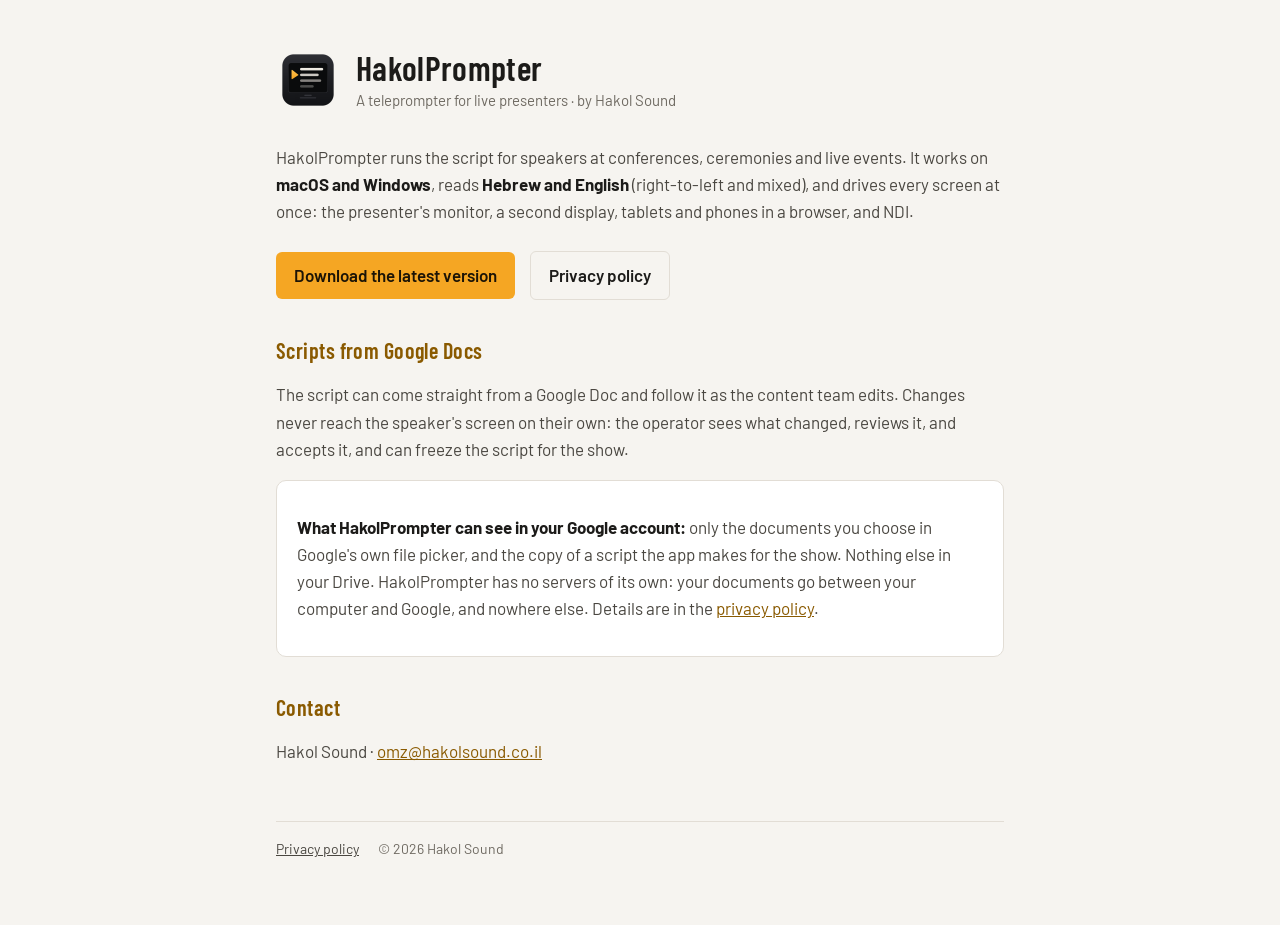
<file: index.html>
<!doctype html>
<html lang="en">
  <head>
    <meta charset="utf-8" />
    <meta name="viewport" content="width=device-width, initial-scale=1" />
    <title>HakolPrompter</title>
    <meta name="description" content="HakolPrompter by Hakol Sound: a teleprompter for live presenters, for macOS and Windows, with Hebrew and Google Docs support." />
    <link rel="icon" href="icon.png" />
    <link rel="preconnect" href="https://fonts.googleapis.com" />
    <link href="https://fonts.googleapis.com/css2?family=Barlow:wght@400;600&family=Barlow+Condensed:wght@600&display=swap" rel="stylesheet" />
    <link rel="stylesheet" href="style.css" />
  </head>
  <body>
    <main>
      <header class="top">
        <img src="icon.png" alt="" />
        <div>
          <h1>HakolPrompter</h1>
          <div class="by">A teleprompter for live presenters · by Hakol Sound</div>
        </div>
      </header>

      <p>
        HakolPrompter runs the script for speakers at conferences, ceremonies and live events. It works on <strong>macOS and Windows</strong>, reads
        <strong>Hebrew and English</strong> (right-to-left and mixed), and drives every screen at once: the presenter's monitor, a second display,
        tablets and phones in a browser, and NDI.
      </p>
      <a class="btn" href="https://github.com/omz-commits/hakol-prompter-releases/releases/latest">Download the latest version</a>
      <a class="btn quiet" href="privacy.html">Privacy policy</a>

      <h2>Scripts from Google Docs</h2>
      <p>
        The script can come straight from a Google Doc and follow it as the content team edits. Changes never reach the speaker's screen on their own: the operator
        sees what changed, reviews it, and accepts it, and can freeze the script for the show.
      </p>
      <div class="card">
        <p>
          <strong>What HakolPrompter can see in your Google account:</strong> only the documents you choose in Google's own file picker, and the copy of a script the
          app makes for the show. Nothing else in your Drive. HakolPrompter has no servers of its own: your documents go between your computer and Google, and
          nowhere else. Details are in the <a href="privacy.html">privacy policy</a>.
        </p>
      </div>

      <h2>Contact</h2>
      <p>Hakol Sound · <a href="mailto:omz@hakolsound.co.il">omz@hakolsound.co.il</a></p>

      <footer>
        <a href="privacy.html">Privacy policy</a>
        <span>© 2026 Hakol Sound</span>
      </footer>
    </main>
  </body>
</html>
</file>
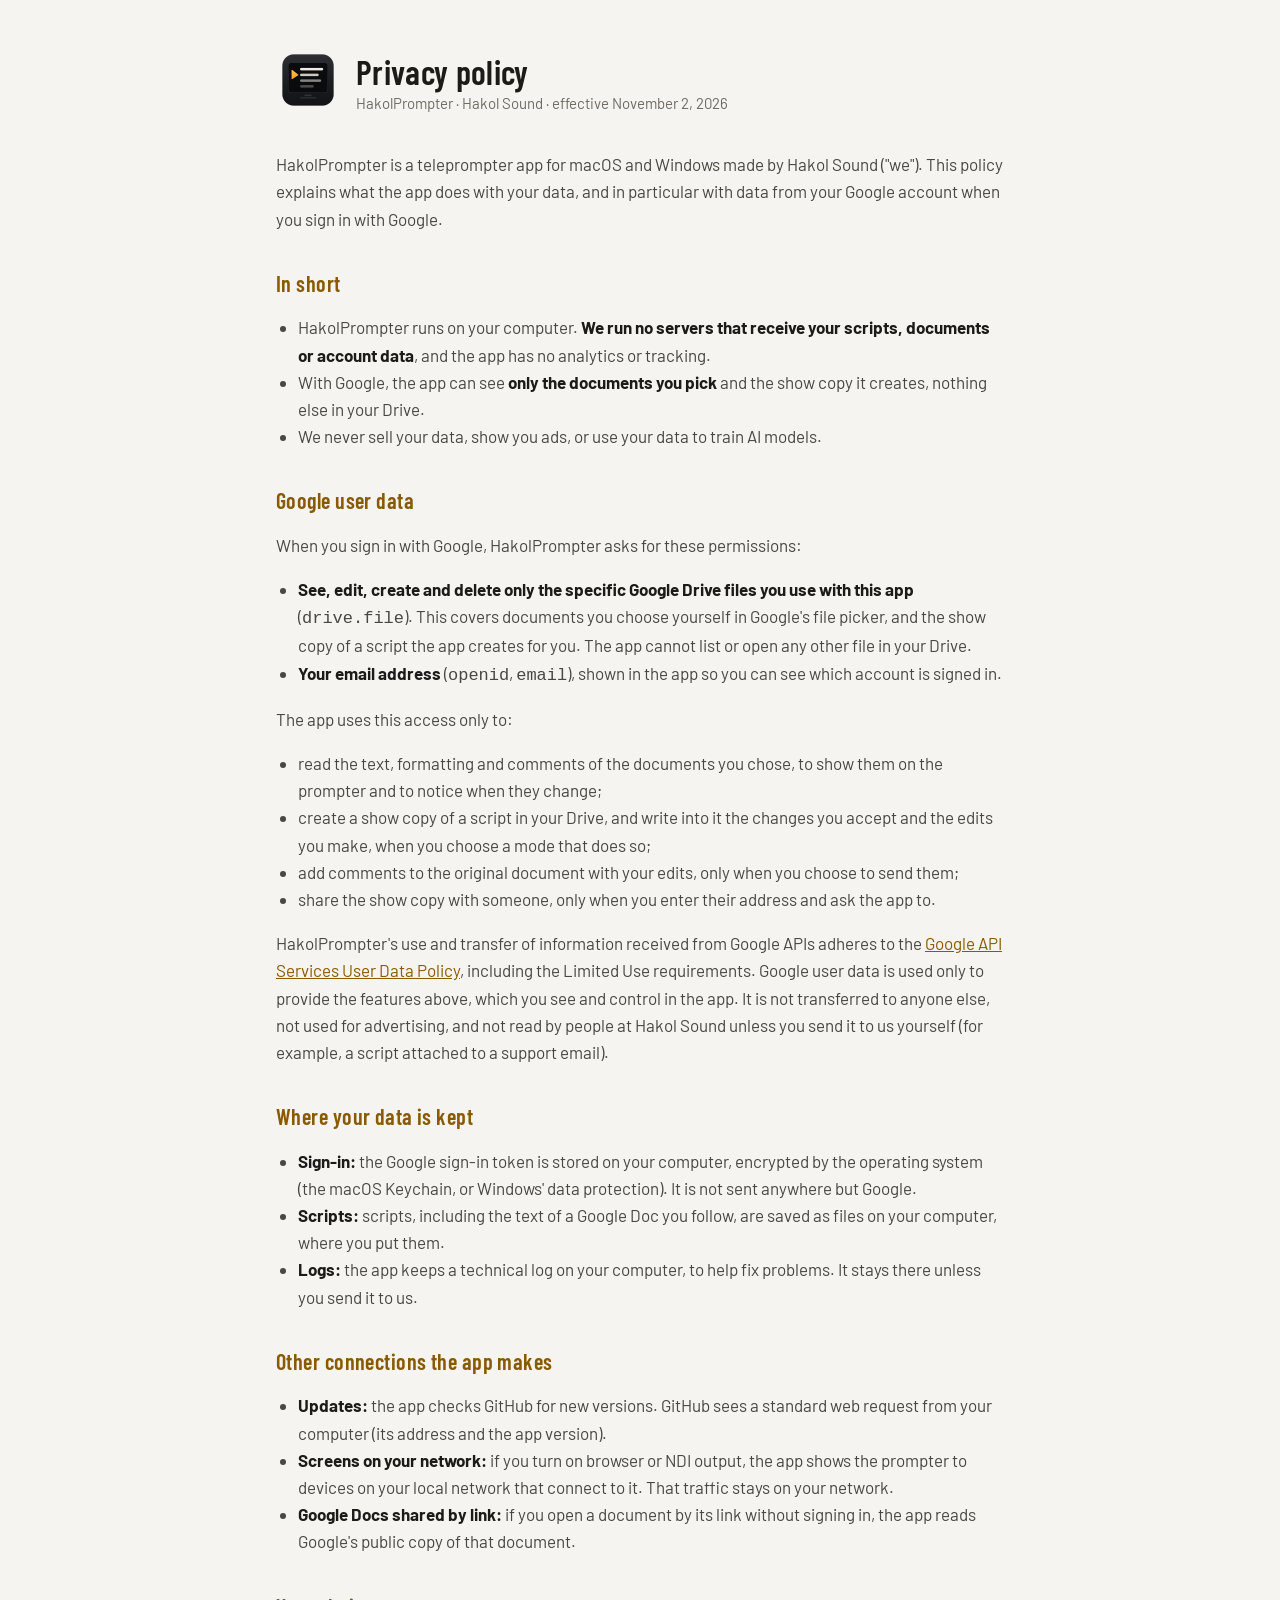
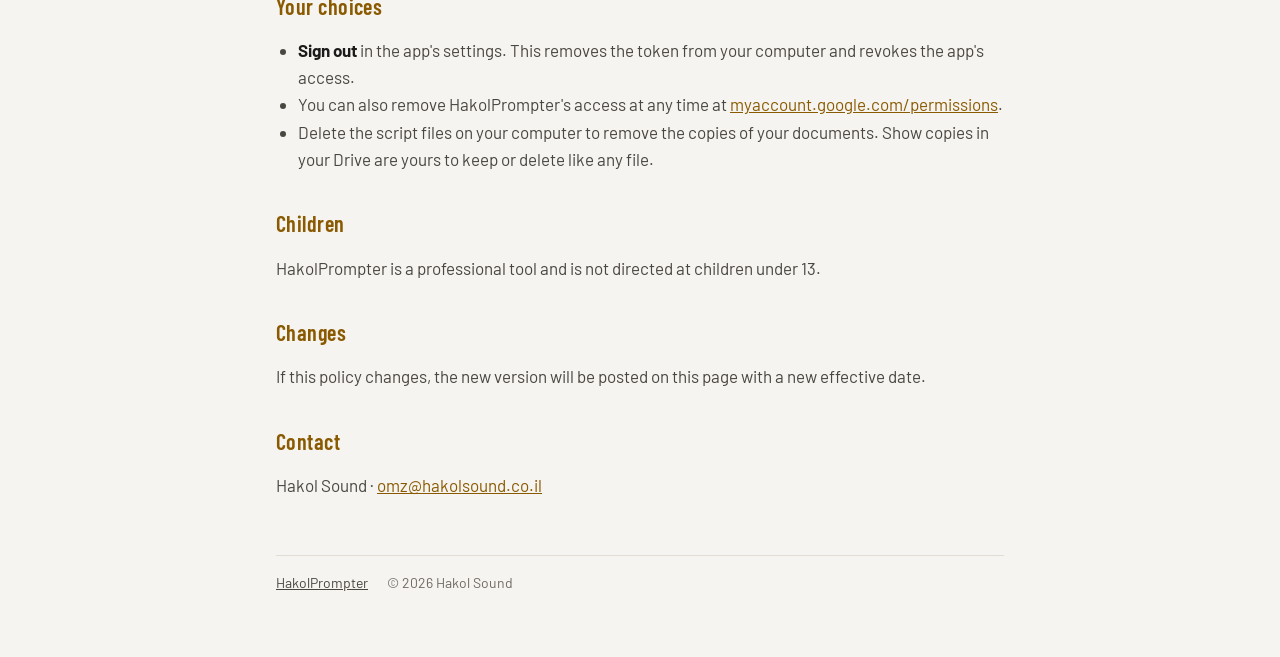
<file: privacy.html>
<!doctype html>
<html lang="en">
  <head>
    <meta charset="utf-8" />
    <meta name="viewport" content="width=device-width, initial-scale=1" />
    <title>HakolPrompter Privacy Policy</title>
    <meta name="description" content="How HakolPrompter, the teleprompter by Hakol Sound, handles your data and your Google account." />
    <link rel="icon" href="icon.png" />
    <link rel="preconnect" href="https://fonts.googleapis.com" />
    <link href="https://fonts.googleapis.com/css2?family=Barlow:wght@400;600&family=Barlow+Condensed:wght@600&display=swap" rel="stylesheet" />
    <link rel="stylesheet" href="style.css" />
  </head>
  <body>
    <main>
      <header class="top">
        <a href="./"><img src="icon.png" alt="HakolPrompter" /></a>
        <div>
          <h1>Privacy policy</h1>
          <div class="by">HakolPrompter · Hakol Sound · effective November 2, 2026</div>
        </div>
      </header>

      <p>
        HakolPrompter is a teleprompter app for macOS and Windows made by Hakol Sound ("we"). This policy explains what the app does with your data, and in particular
        with data from your Google account when you sign in with Google.
      </p>

      <h2>In short</h2>
      <ul>
        <li>HakolPrompter runs on your computer. <strong>We run no servers that receive your scripts, documents or account data</strong>, and the app has no analytics or tracking.</li>
        <li>With Google, the app can see <strong>only the documents you pick</strong> and the show copy it creates, nothing else in your Drive.</li>
        <li>We never sell your data, show you ads, or use your data to train AI models.</li>
      </ul>

      <h2>Google user data</h2>
      <p>When you sign in with Google, HakolPrompter asks for these permissions:</p>
      <ul>
        <li>
          <strong>See, edit, create and delete only the specific Google Drive files you use with this app</strong> (<code>drive.file</code>). This covers documents you
          choose yourself in Google's file picker, and the show copy of a script the app creates for you. The app cannot list or open any other file in your Drive.
        </li>
        <li><strong>Your email address</strong> (<code>openid</code>, <code>email</code>), shown in the app so you can see which account is signed in.</li>
      </ul>
      <p>The app uses this access only to:</p>
      <ul>
        <li>read the text, formatting and comments of the documents you chose, to show them on the prompter and to notice when they change;</li>
        <li>create a show copy of a script in your Drive, and write into it the changes you accept and the edits you make, when you choose a mode that does so;</li>
        <li>add comments to the original document with your edits, only when you choose to send them;</li>
        <li>share the show copy with someone, only when you enter their address and ask the app to.</li>
      </ul>
      <p>
        HakolPrompter's use and transfer of information received from Google APIs adheres to the
        <a href="https://developers.google.com/terms/api-services-user-data-policy">Google API Services User Data Policy</a>, including the Limited Use requirements. Google
        user data is used only to provide the features above, which you see and control in the app. It is not transferred to anyone else, not used for advertising,
        and not read by people at Hakol Sound unless you send it to us yourself (for example, a script attached to a support email).
      </p>

      <h2>Where your data is kept</h2>
      <ul>
        <li><strong>Sign-in:</strong> the Google sign-in token is stored on your computer, encrypted by the operating system (the macOS Keychain, or Windows' data protection). It is not sent anywhere but Google.</li>
        <li><strong>Scripts:</strong> scripts, including the text of a Google Doc you follow, are saved as files on your computer, where you put them.</li>
        <li><strong>Logs:</strong> the app keeps a technical log on your computer, to help fix problems. It stays there unless you send it to us.</li>
      </ul>

      <h2>Other connections the app makes</h2>
      <ul>
        <li><strong>Updates:</strong> the app checks GitHub for new versions. GitHub sees a standard web request from your computer (its address and the app version).</li>
        <li>
          <strong>Screens on your network:</strong> if you turn on browser or NDI output, the app shows the prompter to devices on your local network that connect to it. That
          traffic stays on your network.
        </li>
        <li><strong>Google Docs shared by link:</strong> if you open a document by its link without signing in, the app reads Google's public copy of that document.</li>
      </ul>

      <h2>Your choices</h2>
      <ul>
        <li><strong>Sign out</strong> in the app's settings. This removes the token from your computer and revokes the app's access.</li>
        <li>You can also remove HakolPrompter's access at any time at <a href="https://myaccount.google.com/permissions">myaccount.google.com/permissions</a>.</li>
        <li>Delete the script files on your computer to remove the copies of your documents. Show copies in your Drive are yours to keep or delete like any file.</li>
      </ul>

      <h2>Children</h2>
      <p>HakolPrompter is a professional tool and is not directed at children under 13.</p>

      <h2>Changes</h2>
      <p>If this policy changes, the new version will be posted on this page with a new effective date.</p>

      <h2>Contact</h2>
      <p>Hakol Sound · <a href="mailto:omz@hakolsound.co.il">omz@hakolsound.co.il</a></p>

      <footer>
        <a href="./">HakolPrompter</a>
        <span>© 2026 Hakol Sound</span>
      </footer>
    </main>
  </body>
</html>
</file>
<file: style.css>
/* HakolPrompter site: the app's graphite and amber (see DESIGN.md in the app). */
:root {
  --desk: #111214;
  --panel: #1a1b1e;
  --seam: #2c2d32;
  --ink: #ece8e0;
  --ink-2: #b0aba2;
  --ink-3: #8a857d;
  --amber: #f5a623;
  --amber-ink: #ffcf73;
  --on-amber: #1c1406;
  color-scheme: dark;
}
@media (prefers-color-scheme: light) {
  :root {
    --desk: #f6f4f0;
    --panel: #ffffff;
    --seam: #e2ddd5;
    --ink: #1c1b19;
    --ink-2: #4a4741;
    --ink-3: #6f6a62;
    --amber-ink: #8a5a00;
    color-scheme: light;
  }
}
* {
  box-sizing: border-box;
}
body {
  margin: 0;
  background: var(--desk);
  color: var(--ink);
  font: 17px/1.6 'Barlow', 'Segoe UI', system-ui, -apple-system, sans-serif;
}
main {
  max-width: 760px;
  margin: 0 auto;
  padding: 48px 16px 64px;
}
header.top {
  display: flex;
  align-items: center;
  gap: 16px;
  margin-bottom: 32px;
}
header.top img {
  width: 64px;
  height: 64px;
  border-radius: 14px;
}
h1 {
  font: 600 34px/1.15 'Barlow Condensed', 'Barlow', sans-serif;
  letter-spacing: 0.01em;
  margin: 0;
}
.by {
  color: var(--ink-3);
  font-size: 15px;
}
h2 {
  font: 600 22px/1.3 'Barlow Condensed', 'Barlow', sans-serif;
  letter-spacing: 0.02em;
  margin: 36px 0 8px;
  color: var(--amber-ink);
}
p,
li {
  color: var(--ink-2);
}
strong {
  color: var(--ink);
}
a {
  color: var(--amber-ink);
}
ul {
  padding-left: 22px;
}
.btn {
  display: inline-block;
  margin: 8px 12px 0 0;
  padding: 10px 18px;
  border-radius: 6px;
  background: var(--amber);
  color: var(--on-amber);
  font-weight: 600;
  text-decoration: none;
}
.btn.quiet {
  background: transparent;
  color: var(--ink);
  border: 1px solid var(--seam);
}
.card {
  background: var(--panel);
  border: 1px solid var(--seam);
  border-radius: 10px;
  padding: 16px 20px;
  margin: 16px 0;
}
footer {
  margin-top: 56px;
  padding-top: 16px;
  border-top: 1px solid var(--seam);
  color: var(--ink-3);
  font-size: 14px;
}
footer a {
  color: var(--ink-2);
  margin-right: 16px;
}
</file>
